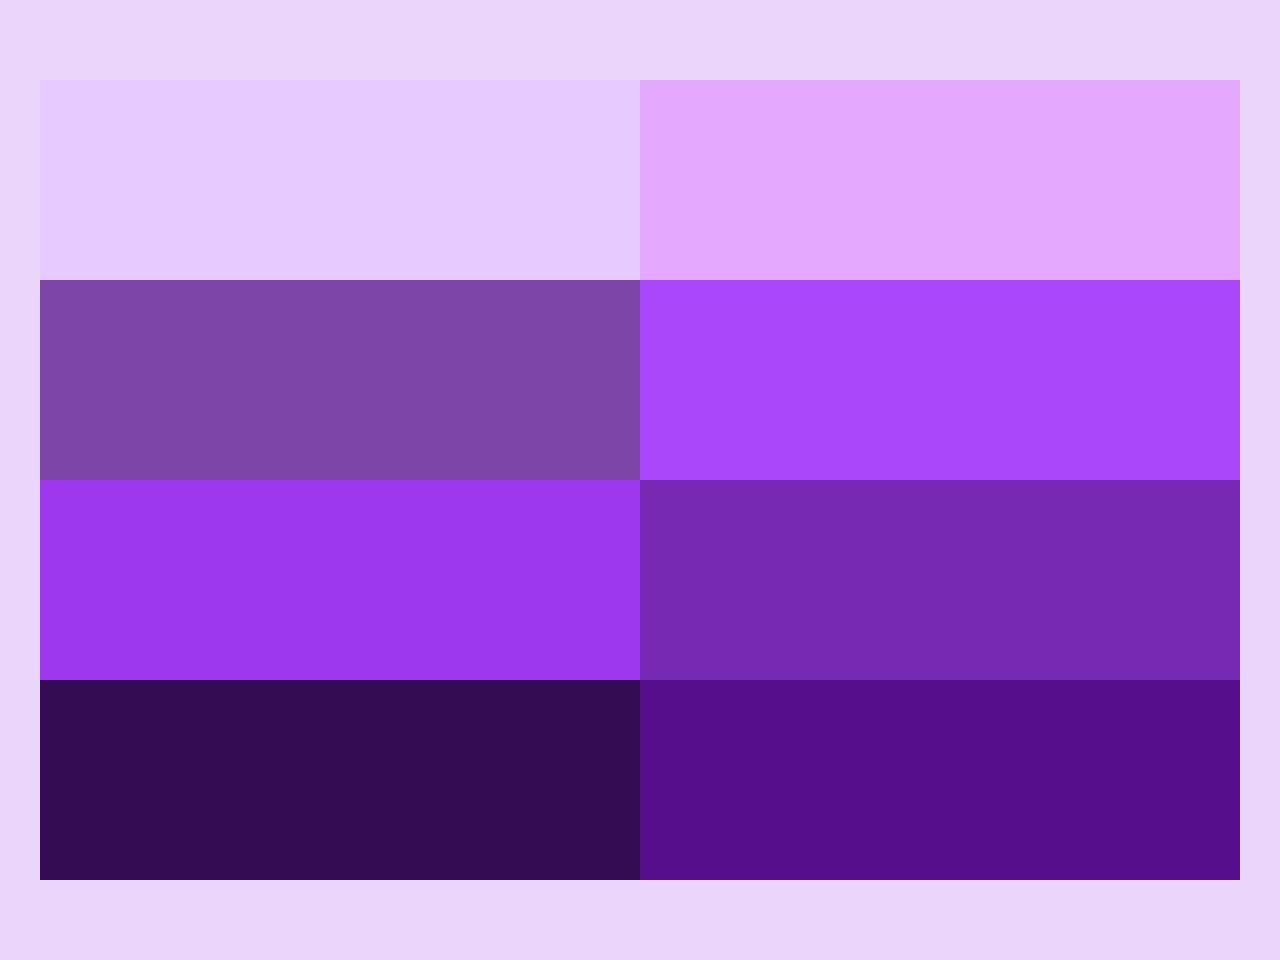
<file: layout1/index.html>
<!DOCTYPE html>
<html lang="en">
  <head>
    <meta charset="UTF-8" />
    <meta name="viewport" content="width=device-width, initial-scale=1.0" />
    <title>layout1</title>
    <link rel="stylesheet" href="style.css" />
  </head>
  <body>
    <section class="container">
      <section class="box_container">
        <div class="box box1"></div>
        <div class="box box2"></div>
      </section>
      <section class="box_container">
        <div class="box box3"></div>
        <div class="box box4"></div>
      </section>
      <section class="box_container">
        <div class="box box5"></div>
        <div class="box box6"></div>
      </section>
      <section class="box_container">
        <div class="box box7"></div>
        <div class="box box8"></div>
      </section>
    </section>
  </body>
</html>
</file>
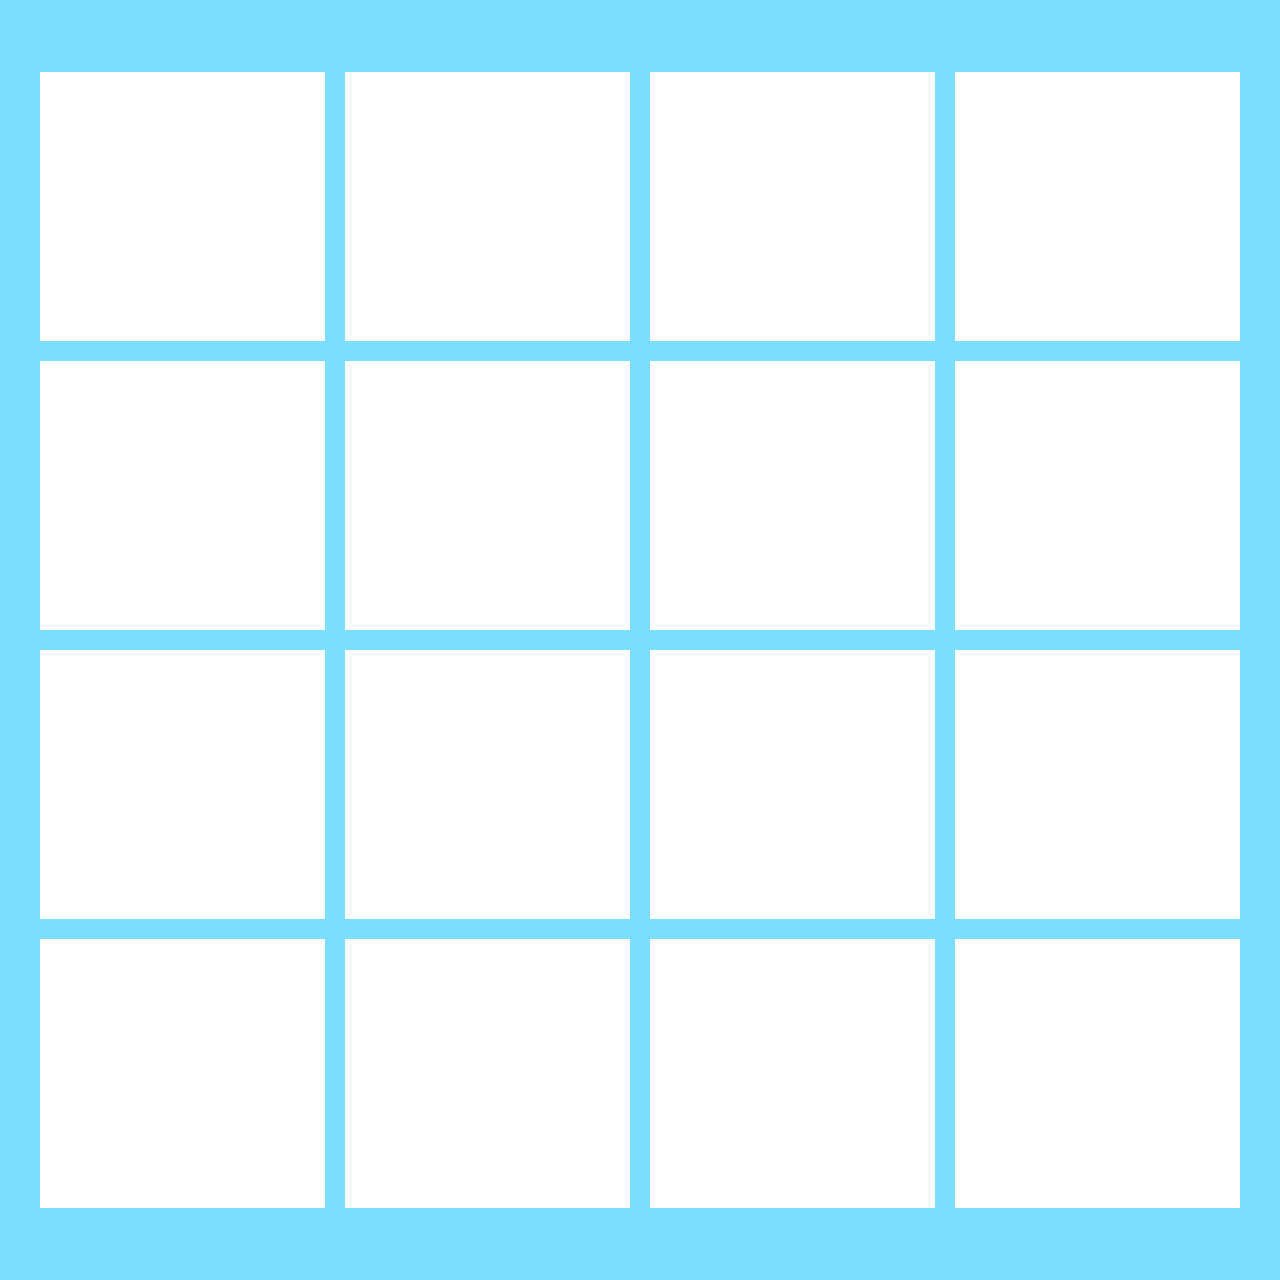
<file: layout2/index.html>
<!DOCTYPE html>
<html lang="en">
  <head>
    <meta charset="UTF-8" />
    <meta name="viewport" content="width=device-width, initial-scale=1.0" />
    <title>layout2</title>
    <link rel="stylesheet" href="style.css" />
  </head>
  <body>
    <section class="container grid">
      <div class="box"></div>
      <div class="box"></div>
      <div class="box"></div>
      <div class="box"></div>
      <div class="box"></div>
      <div class="box"></div>
      <div class="box"></div>
      <div class="box"></div>
      <div class="box"></div>
      <div class="box"></div>
      <div class="box"></div>
      <div class="box"></div>
      <div class="box"></div>
      <div class="box"></div>
      <div class="box"></div>
      <div class="box"></div>
    </section>
  </body>
</html>
</file>
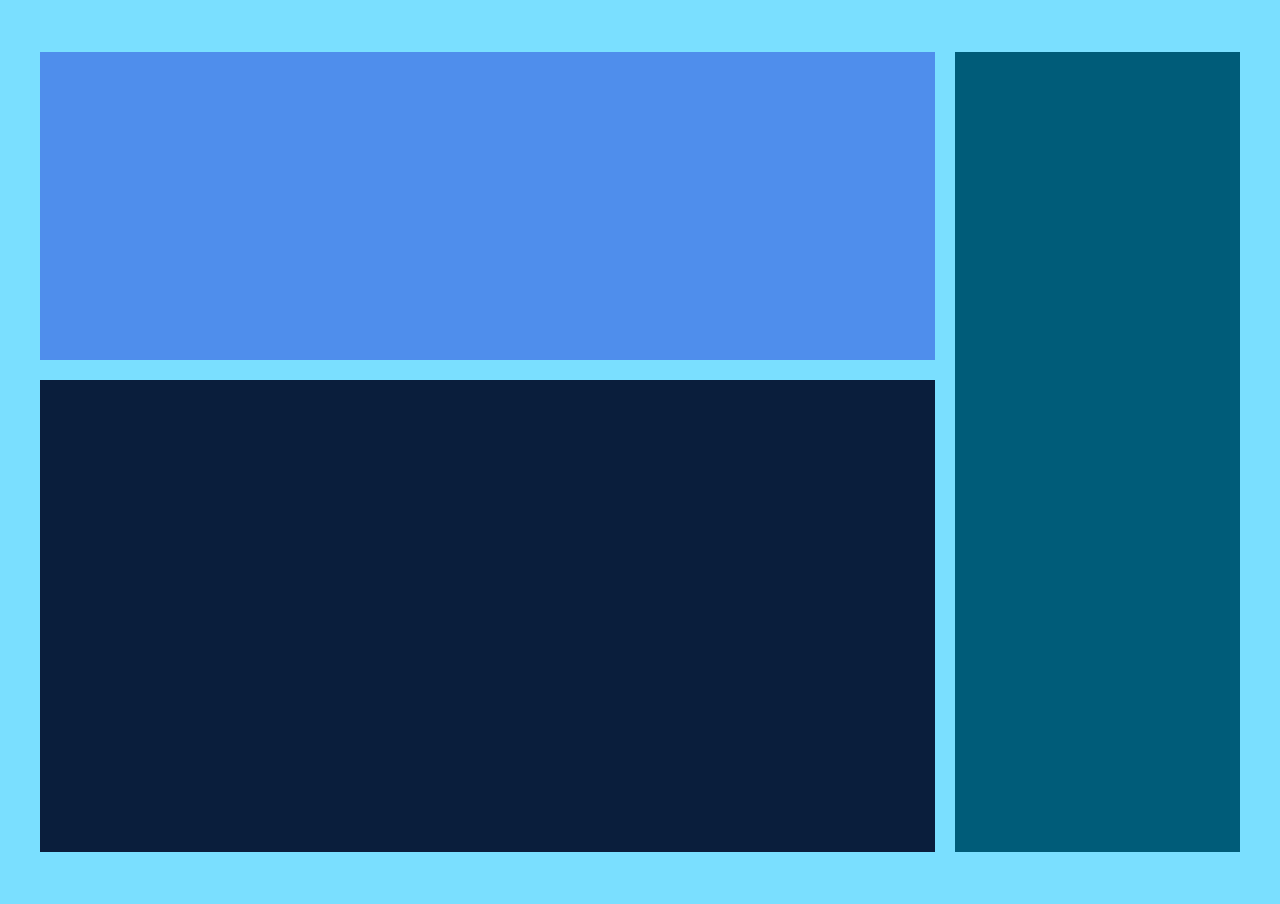
<file: layout3/index.html>
<!DOCTYPE html>
<html lang="en">
  <head>
    <meta charset="UTF-8" />
    <meta name="viewport" content="width=device-width, initial-scale=1.0" />
    <title>layout3</title>
    <link rel="stylesheet" href="style.css" />
  </head>
  <body>
    <section class="container grid">
      <div class="box1"></div>
      <div class="box2"></div>
      <div class="box3"></div>
    </section>
  </body>
</html>
</file>
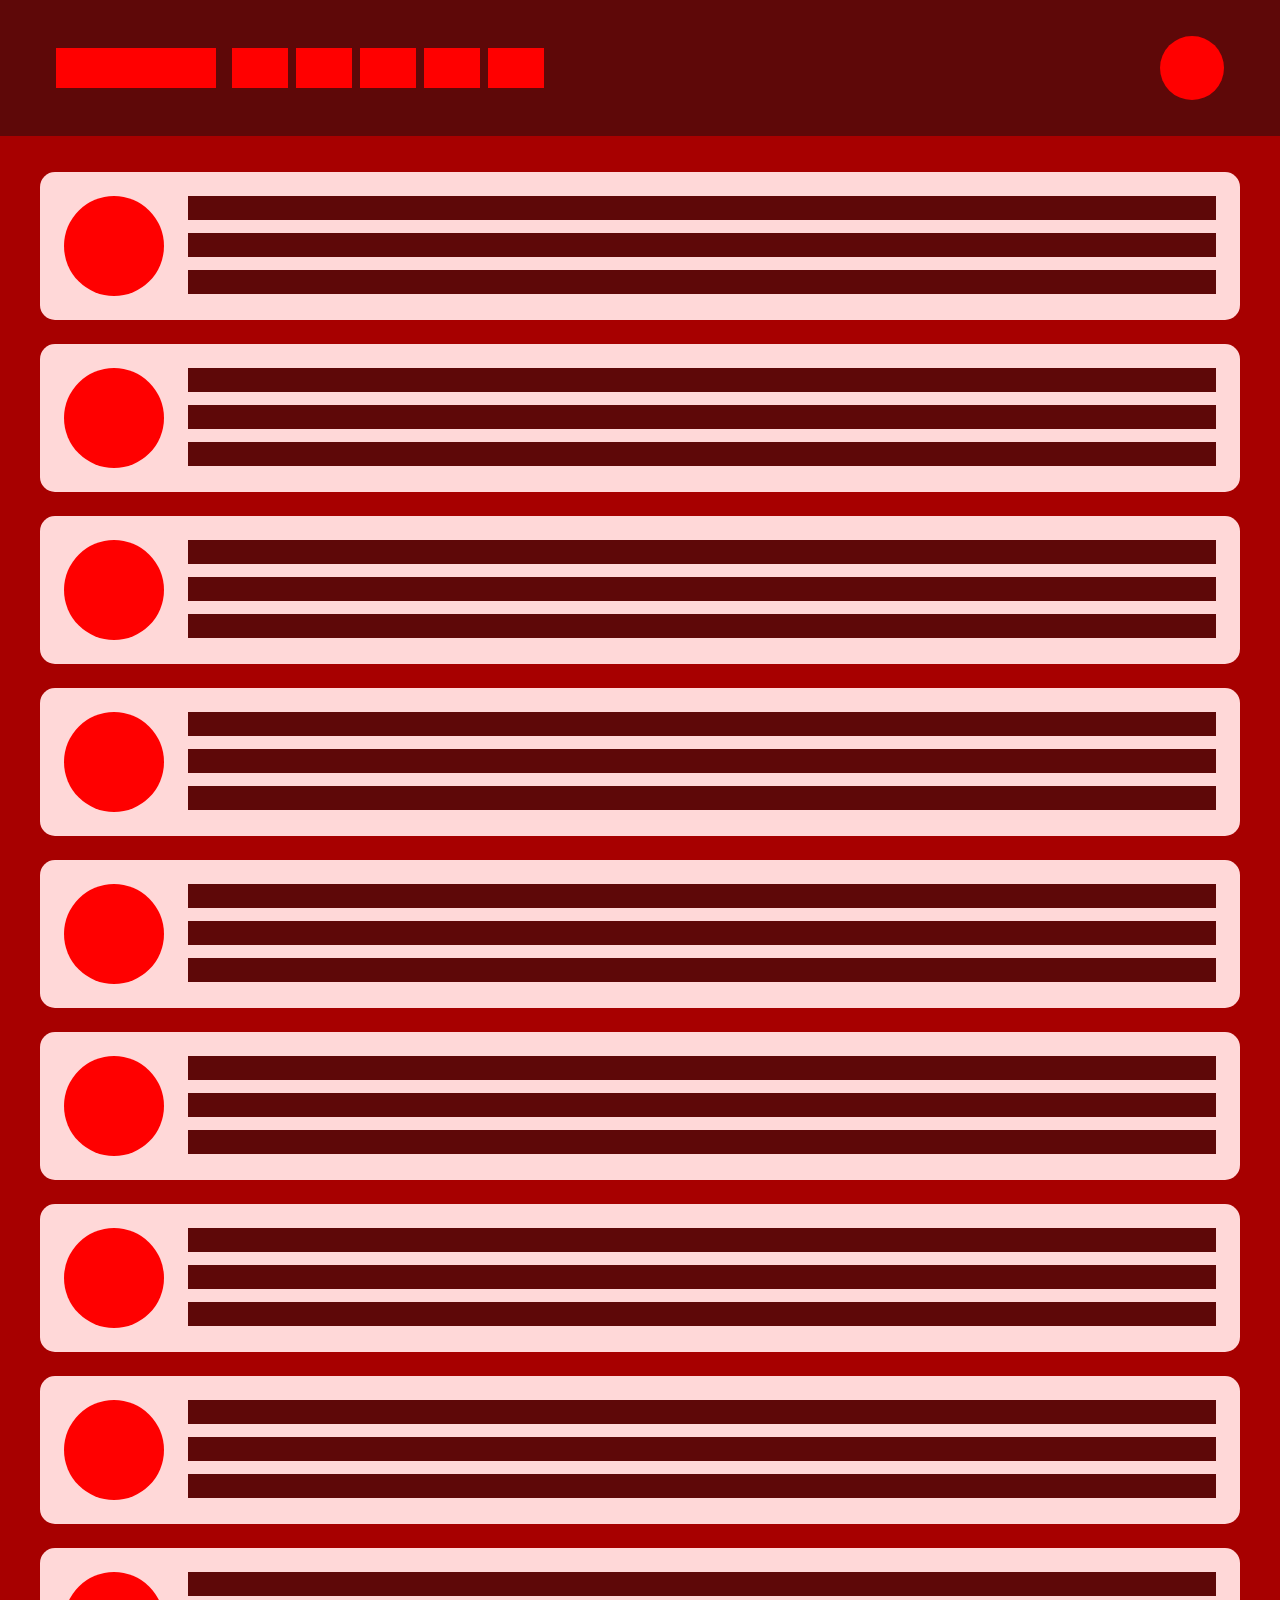
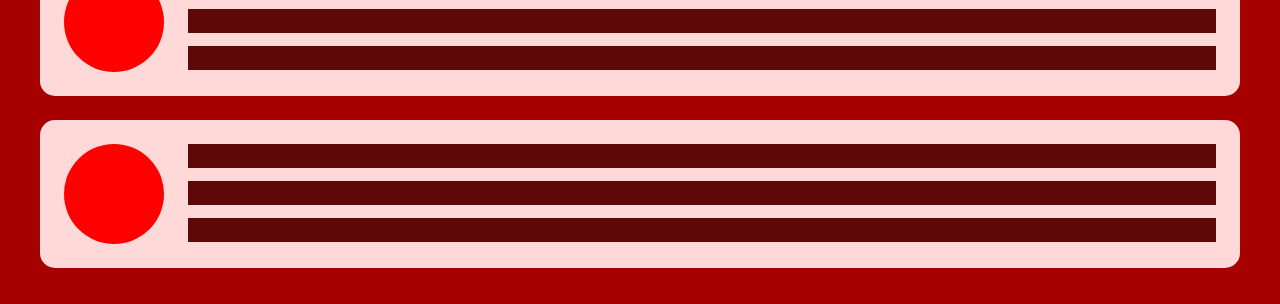
<file: layout4/index.html>
<!DOCTYPE html>
<html lang="en">
  <head>
    <meta charset="UTF-8" />
    <meta name="viewport" content="width=device-width, initial-scale=1.0" />
    <title>layout4</title>
    <link rel="stylesheet" href="style.css" />
  </head>
  <body>
    <nav>
      <section class="container">
        <div class="left_nav">
          <div class="logo"></div>
          <div class="links">
            <div class="link"></div>
            <div class="link"></div>
            <div class="link"></div>
            <div class="link"></div>
            <div class="link"></div>
          </div>
        </div>
        <div class="right_nav"></div>
      </section>
    </nav>

    <main>
      <section class="card">
        <div class="card_container">
          <div class="circle"></div>
          <div class="lines">
            <div class="line"></div>
            <div class="line"></div>
            <div class="line"></div>
          </div>
        </div>
      </section>
      <section class="card">
        <div class="card_container">
          <div class="circle"></div>
          <div class="lines">
            <div class="line"></div>
            <div class="line"></div>
            <div class="line"></div>
          </div>
        </div>
      </section>
      <section class="card">
        <div class="card_container">
          <div class="circle"></div>
          <div class="lines">
            <div class="line"></div>
            <div class="line"></div>
            <div class="line"></div>
          </div>
        </div>
      </section>
      <section class="card">
        <div class="card_container">
          <div class="circle"></div>
          <div class="lines">
            <div class="line"></div>
            <div class="line"></div>
            <div class="line"></div>
          </div>
        </div>
      </section>
      <section class="card">
        <div class="card_container">
          <div class="circle"></div>
          <div class="lines">
            <div class="line"></div>
            <div class="line"></div>
            <div class="line"></div>
          </div>
        </div>
      </section>
      <section class="card">
        <div class="card_container">
          <div class="circle"></div>
          <div class="lines">
            <div class="line"></div>
            <div class="line"></div>
            <div class="line"></div>
          </div>
        </div>
      </section>
      <section class="card">
        <div class="card_container">
          <div class="circle"></div>
          <div class="lines">
            <div class="line"></div>
            <div class="line"></div>
            <div class="line"></div>
          </div>
        </div>
      </section>

      <section class="card">
        <div class="card_container">
          <div class="circle"></div>
          <div class="lines">
            <div class="line"></div>
            <div class="line"></div>
            <div class="line"></div>
          </div>
        </div>
      </section>
      <section class="card">
        <div class="card_container">
          <div class="circle"></div>
          <div class="lines">
            <div class="line"></div>
            <div class="line"></div>
            <div class="line"></div>
          </div>
        </div>
      </section>
      <section class="card">
        <div class="card_container">
          <div class="circle"></div>
          <div class="lines">
            <div class="line"></div>
            <div class="line"></div>
            <div class="line"></div>
          </div>
        </div>
      </section>
    </main>
  </body>
</html>
</file>
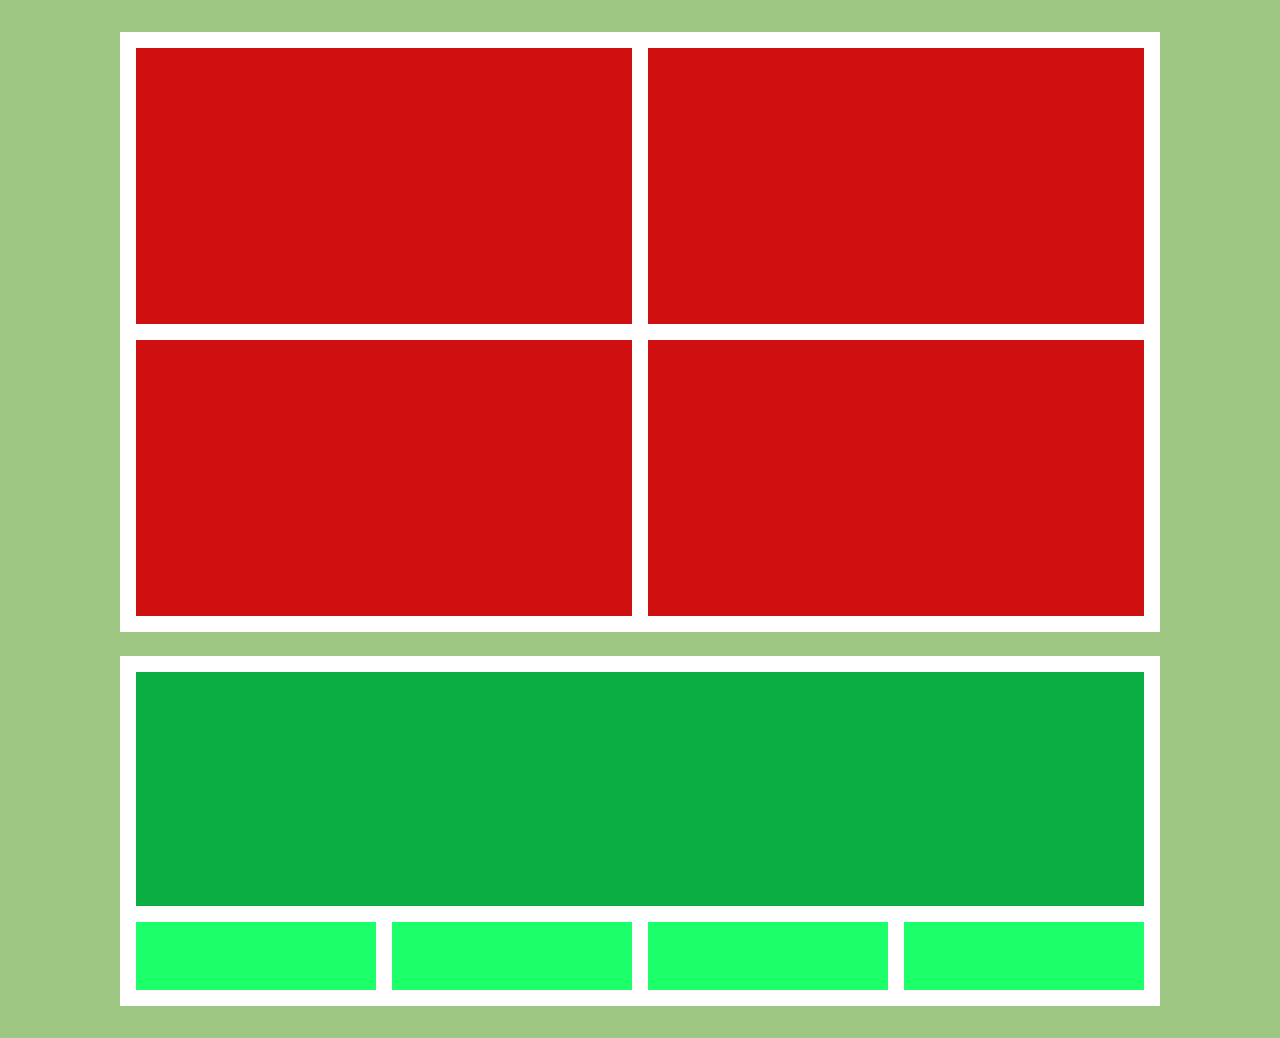
<file: layout5/index.html>
<!DOCTYPE html>
<html lang="en">
  <head>
    <meta charset="UTF-8" />
    <meta name="viewport" content="width=device-width, initial-scale=1.0" />
    <title>layout5</title>
    <link rel="stylesheet" href="style.css" />
  </head>
  <body>
    <section class="outer">
      <section class="top_container container">
        <div class="red_box"></div>
        <div class="red_box"></div>
        <div class="red_box"></div>
        <div class="red_box"></div>
      </section>
      <section class="bottom_container container">
        <div class="dark_green"></div>
        <div class="grid_container">
          <div class="light_green"></div>
          <div class="light_green"></div>
          <div class="light_green"></div>
          <div class="light_green"></div>
        </div>
      </section>
    </section>
  </body>
</html>
</file>
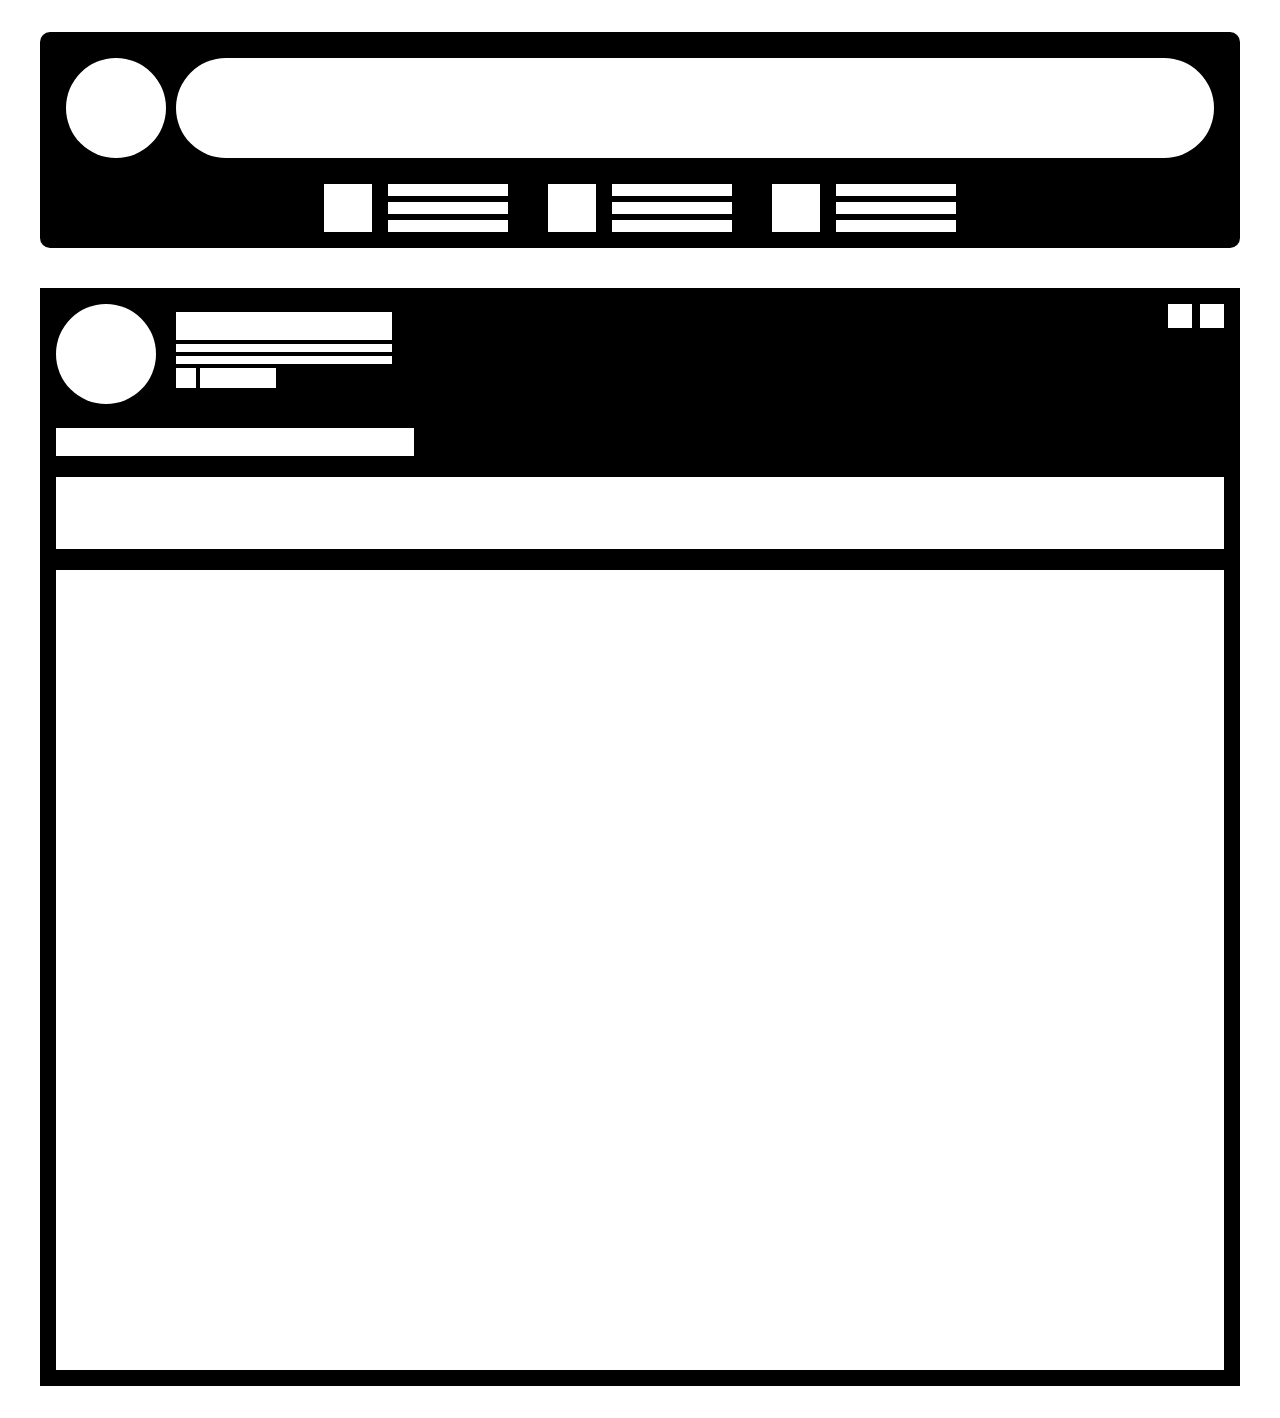
<file: layout6/index.html>
<!DOCTYPE html>
<html lang="en">
  <head>
    <meta charset="UTF-8" />
    <meta name="viewport" content="width=device-width, initial-scale=1.0" />
    <title>layout6</title>
    <link rel="stylesheet" href="./style.css" />
  </head>

  <body>
    <div class="spacing">
      <section class="outer_container">
        <section class="top_container">
          <div class="avta_search_container">
            <div class="avtar"></div>
            <div class="search"></div>
          </div>
          <div class="info_section">
            <div class="info_containers">
              <div class="info_container">
                <div class="square"></div>

                <div class="lines">
                  <div class="line"></div>
                  <div class="line"></div>
                  <div class="line"></div>
                </div>
              </div>
              <div class="info_container">
                <div class="square"></div>

                <div class="lines">
                  <div class="line"></div>
                  <div class="line"></div>
                  <div class="line"></div>
                </div>
              </div>
              <div class="info_container">
                <div class="square"></div>

                <div class="lines">
                  <div class="line"></div>
                  <div class="line"></div>
                  <div class="line"></div>
                </div>
              </div>
            </div>
          </div>
        </section>
        <section class="bottom_container">
          <div class="top_most_container">
            <div class="user_detail_section">
              <div class="user_container">
                <div class="avtar_2"></div>
                <div class="box_container">
                  <div class="big_box"></div>
                  <div class="box"></div>
                  <div class="box"></div>
                  <div class="small_box_container">
                    <div class="small_square"></div>
                    <div class="horizontal_line"></div>
                  </div>
                </div>
              </div>
              <div class="controls_container">
                <div class="control"></div>
                <div class="control"></div>
              </div>
            </div>
          </div>
          <div class="bottom_most_container">
            <div class="box1"></div>
            <div class="box2"></div>
            <div class="box3"></div>
          </div>
        </section>
      </section>
    </div>
  </body>
</html>
</file>
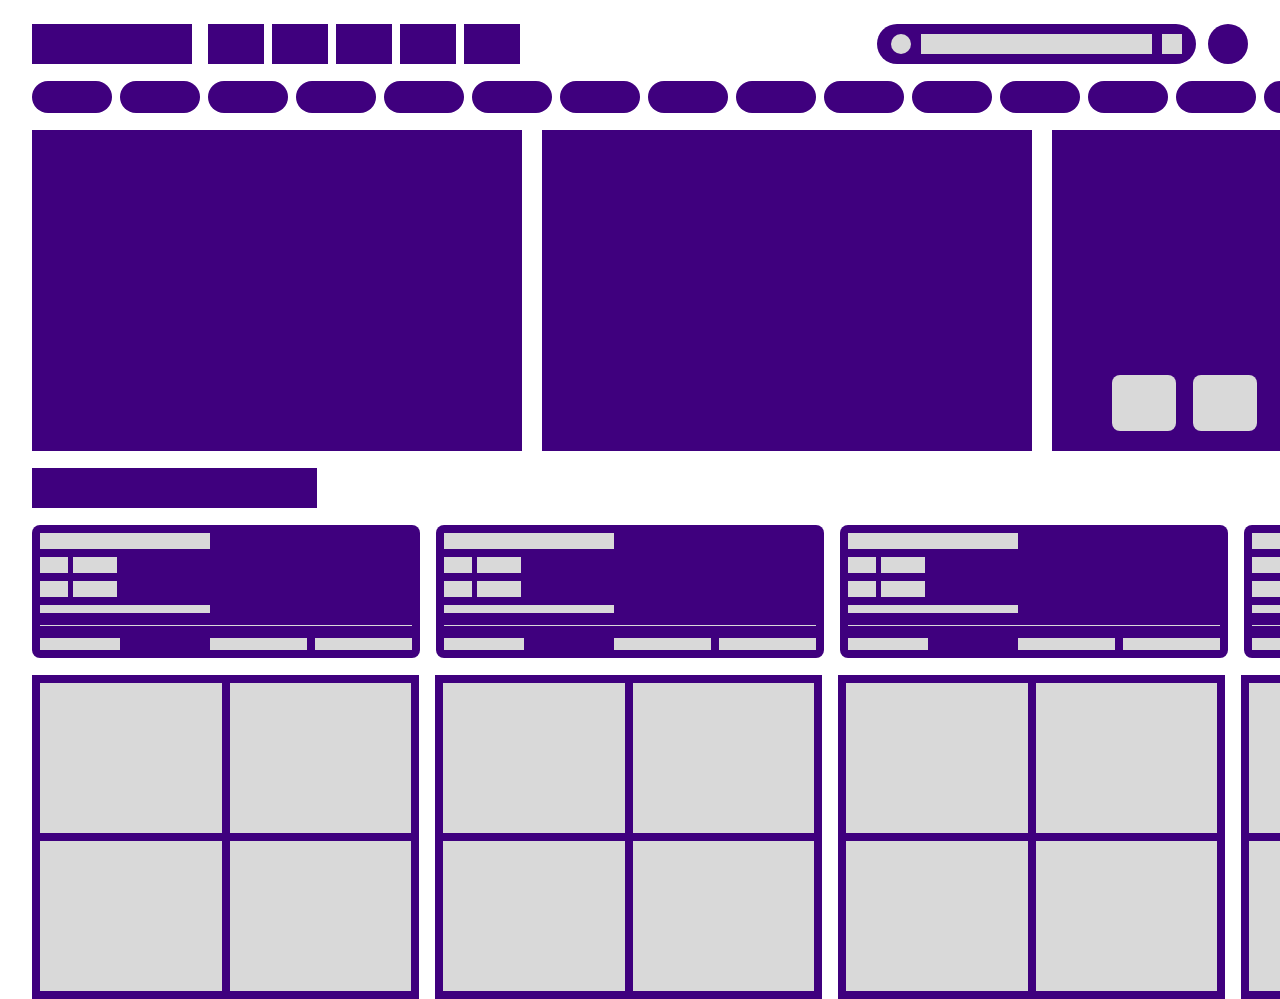
<file: layout7/index.html>
<!DOCTYPE html>
<html lang="en">
  <head>
    <meta charset="UTF-8" />
    <meta name="viewport" content="width=device-width, initial-scale=1.0" />
    <title>layout7</title>
    <link rel="stylesheet" href="style.css" />
  </head>
  <body>
    <div class="container">
      <section class="top_nav">
        <section class="left_nav">
          <div class="big_box"></div>
          <div class="boxes">
            <div class="box"></div>
            <div class="box"></div>
            <div class="box"></div>
            <div class="box"></div>
            <div class="box"></div>
          </div>
        </section>
        <section class="search-user">
          <div class="search">
            <div class="circle"></div>
            <div class="rectangle"></div>
            <div class="square"></div>
          </div>
          <div class="avtar"></div>
        </section>
      </section>

      <div class="tags hide_scrollbar">
        <span></span>
        <span></span>
        <span></span>
        <span></span>
        <span></span>
        <span></span>
        <span></span>
        <span></span>
        <span></span>
        <span></span>
        <span></span>
        <span></span>
        <span></span>
        <span></span>
        <span></span>
        <span></span>
        <span></span>
        <span></span>
        <span></span>
        <span></span>
        <span></span>
        <span></span>
        <span></span>
        <span></span>
        <span></span>
        <span></span>
        <span></span>
        <span></span>
        <span></span>
        <span></span>
        <span></span>
        <span></span>
        <span></span>
        <span></span>
      </div>

      <section class="slider hide_scrollbar">
        <div class="ads hide_scrollbar">
          <div class="ads_box"></div>
          <div class="ads_box"></div>
          <div class="ads_box"></div>
          <div class="ads_box"></div>
          <div class="ads_box"></div>
          <div class="ads_box"></div>
          <div class="ads_box"></div>
          <div class="ads_box"></div>
          <div class="ads_box"></div>
          <div class="ads_box"></div>
        </div>
        <div class="controls">
          <div class="right"></div>
          <div class="left"></div>
        </div>
      </section>

      <section class="bar"></section>

      <div class="card_container hide_scrollbar">
        <div class="card">
          <div class="card_top">
            <div class="box1"></div>
            <div class="box2">
              <div class="small_box"></div>
              <div class="big_box"></div>
            </div>
            <div class="box2">
              <div class="small_box"></div>
              <div class="big_box"></div>
            </div>
            <div class="box3"></div>
          </div>
          <div class="line"></div>
          <div class="card_bottom">
            <div class="rectangle1"></div>
            <div class="div">
              <div class="rectangle2"></div>
              <div class="rectangle3"></div>
            </div>
          </div>
        </div>
        <div class="card">
          <div class="card_top">
            <div class="box1"></div>
            <div class="box2">
              <div class="small_box"></div>
              <div class="big_box"></div>
            </div>
            <div class="box2">
              <div class="small_box"></div>
              <div class="big_box"></div>
            </div>
            <div class="box3"></div>
          </div>
          <div class="line"></div>
          <div class="card_bottom">
            <div class="rectangle1"></div>
            <div class="div">
              <div class="rectangle2"></div>
              <div class="rectangle3"></div>
            </div>
          </div>
        </div>
        <div class="card">
          <div class="card_top">
            <div class="box1"></div>
            <div class="box2">
              <div class="small_box"></div>
              <div class="big_box"></div>
            </div>
            <div class="box2">
              <div class="small_box"></div>
              <div class="big_box"></div>
            </div>
            <div class="box3"></div>
          </div>
          <div class="line"></div>
          <div class="card_bottom">
            <div class="rectangle1"></div>
            <div class="div">
              <div class="rectangle2"></div>
              <div class="rectangle3"></div>
            </div>
          </div>
        </div>
        <div class="card">
          <div class="card_top">
            <div class="box1"></div>
            <div class="box2">
              <div class="small_box"></div>
              <div class="big_box"></div>
            </div>
            <div class="box2">
              <div class="small_box"></div>
              <div class="big_box"></div>
            </div>
            <div class="box3"></div>
          </div>
          <div class="line"></div>
          <div class="card_bottom">
            <div class="rectangle1"></div>
            <div class="div">
              <div class="rectangle2"></div>
              <div class="rectangle3"></div>
            </div>
          </div>
        </div>
        <div class="card">
          <div class="card_top">
            <div class="box1"></div>
            <div class="box2">
              <div class="small_box"></div>
              <div class="big_box"></div>
            </div>
            <div class="box2">
              <div class="small_box"></div>
              <div class="big_box"></div>
            </div>
            <div class="box3"></div>
          </div>
          <div class="line"></div>
          <div class="card_bottom">
            <div class="rectangle1"></div>
            <div class="div">
              <div class="rectangle2"></div>
              <div class="rectangle3"></div>
            </div>
          </div>
        </div>
        <div class="card">
          <div class="card_top">
            <div class="box1"></div>
            <div class="box2">
              <div class="small_box"></div>
              <div class="big_box"></div>
            </div>
            <div class="box2">
              <div class="small_box"></div>
              <div class="big_box"></div>
            </div>
            <div class="box3"></div>
          </div>
          <div class="line"></div>
          <div class="card_bottom">
            <div class="rectangle1"></div>
            <div class="div">
              <div class="rectangle2"></div>
              <div class="rectangle3"></div>
            </div>
          </div>
        </div>
        <div class="card">
          <div class="card_top">
            <div class="box1"></div>
            <div class="box2">
              <div class="small_box"></div>
              <div class="big_box"></div>
            </div>
            <div class="box2">
              <div class="small_box"></div>
              <div class="big_box"></div>
            </div>
            <div class="box3"></div>
          </div>
          <div class="line"></div>
          <div class="card_bottom">
            <div class="rectangle1"></div>
            <div class="div">
              <div class="rectangle2"></div>
              <div class="rectangle3"></div>
            </div>
          </div>
        </div>
        <div class="card">
          <div class="card_top">
            <div class="box1"></div>
            <div class="box2">
              <div class="small_box"></div>
              <div class="big_box"></div>
            </div>
            <div class="box2">
              <div class="small_box"></div>
              <div class="big_box"></div>
            </div>
            <div class="box3"></div>
          </div>
          <div class="line"></div>
          <div class="card_bottom">
            <div class="rectangle1"></div>
            <div class="div">
              <div class="rectangle2"></div>
              <div class="rectangle3"></div>
            </div>
          </div>
        </div>
      </div>

      <sectoion class="grid_section">
        <div class="gird_container">
          <div class="grid-box"></div>
          <div class="grid-box"></div>
          <div class="grid-box"></div>
          <div class="grid-box"></div>
        </div>
        <div class="gird_container">
          <div class="grid-box"></div>
          <div class="grid-box"></div>
          <div class="grid-box"></div>
          <div class="grid-box"></div>
        </div>
        <div class="gird_container">
          <div class="grid-box"></div>
          <div class="grid-box"></div>
          <div class="grid-box"></div>
          <div class="grid-box"></div>
        </div>
        <div class="gird_container">
          <div class="grid-box"></div>
          <div class="grid-box"></div>
          <div class="grid-box"></div>
          <div class="grid-box"></div>
        </div>
        <div class="gird_container">
          <div class="grid-box"></div>
          <div class="grid-box"></div>
          <div class="grid-box"></div>
          <div class="grid-box"></div>
        </div>
        <div class="gird_container">
          <div class="grid-box"></div>
          <div class="grid-box"></div>
          <div class="grid-box"></div>
          <div class="grid-box"></div>
        </div>
        <div class="gird_container">
          <div class="grid-box"></div>
          <div class="grid-box"></div>
          <div class="grid-box"></div>
          <div class="grid-box"></div>
        </div>
        <div class="gird_container">
          <div class="grid-box"></div>
          <div class="grid-box"></div>
          <div class="grid-box"></div>
          <div class="grid-box"></div>
        </div>
        <div class="gird_container">
          <div class="grid-box"></div>
          <div class="grid-box"></div>
          <div class="grid-box"></div>
          <div class="grid-box"></div>
        </div>
        <div class="gird_container">
          <div class="grid-box"></div>
          <div class="grid-box"></div>
          <div class="grid-box"></div>
          <div class="grid-box"></div>
        </div>
      </sectoion>
    </div>
  </body>
</html>
</file>
<file: layout1/style.css>
* {
  padding: 0px;
  margin: 0px;
  box-sizing: border-box;
}

body {
  background-color: #ebd6fb;
}

.container {
  max-width: 1200px;
  height: 800px;
  background-color: black;
}

.box {
  height: 200px;
  width: 100%;
}

.box_container {
  display: flex;
}

.box1 {
  background-color: #e7caff;
}

.box2 {
  background-color: #e3a7ff;
}
.box3 {
  background-color: #7e45a8;
}
.box4 {
  background-color: #ab47fb;
}
.box5 {
  background-color: #9e38ef;
}
.box6 {
  background-color: #7629b2;
}
.box7 {
  background-color: #340c53;
}
.box8 {
  background-color: #560e8d;
}

@media screen and (width > 1200px) {
  .container {
    margin: 80px auto;
  }
}

@media screen and ((width < 1200px) and (width > 450px)) {
  .container {
    margin: 40px 24px;
  }
}

@media screen and (width < 450px) {
  .container {
    margin: 24px 16px;
  }
}

/* 

GOOD PRACTICE

@media screen and (min-width: 1201px) {
  .container {
    margin: 80px auto;
  }
}

@media screen and (min-width: 451px) and (max-width: 1200px) {
  .container {
    margin: 40px 24px;
  }
}

@media screen and (max-width: 450px) {
  .container {
    margin: 24px 16px;
  }
} 
  


*/
</file>
<file: layout2/style.css>
* {
  padding: 0px;
  margin: 0px;
  box-sizing: border-box;
}

body {
  background-color: #7adfff;
}

.container {
  max-width: 1200px;
  min-height: 800px;
  margin: 72px auto;
}

.grid {
  display: grid;
  grid-template-columns: 1fr 1fr 1fr 1fr;

  gap: 20px;
}

.box {
  width: 100%;
  height: 269px;
  background-color: white;
}

@media screen and (width > 1200px) {
  .grid {
    grid-template-columns: 1fr 1fr 1fr 1fr;

    gap: 20px;
  }
}

@media screen and ((width < 1200px) and (width > 450px)) {
  .grid {
    grid-template-columns: 1fr 1fr;

    gap: 16px;
  }
  .container {
    margin: 16px 60px;
  }
}

@media screen and (width < 450px) {
  .grid {
    grid-template-columns: 1fr;

    gap: 16px;
  }

  .container {
    margin: 32px 16px;
  }
}
</file>
<file: layout3/style.css>
* {
  padding: 0px;
  margin: 0px;
  box-sizing: border-box;
}

body {
  background-color: #7adfff;
}

.container {
  max-width: 1200px;
  min-height: 800px;
  margin: 52px auto;
}

.grid {
  display: grid;
  gap: 20px;
  grid-template-areas:
    "box1 box1 box1 box3"
    "box1 box1 box1 box3"
    "box2 box2 box2 box3"
    "box2 box2 box2 box3"
    "box2 box2 box2 box3";
}

.box1 {
  background-color: #4f8eec;
  grid-area: box1;
}

.box2 {
  background-color: #0a1e3c;
  grid-area: box2;
}

.box3 {
  background-color: #005c79;
  grid-area: box3;
}

@media screen and (width > 1200px) {
}

@media screen and ((width < 1200px) and (width > 450px)) {
  .container {
    margin: 56px 60px;
  }
  .grid {
    gap: 16px;
    grid-template-areas:
      "box1 box1 box3"
      "box1 box1 box3"
      "box2 box2 box3"
      "box2 box2 box3"
      "box2 box2 box3"
      "box2 box2 box3";
  }
}
@media screen and (width < 450px) {
  .grid {
    gap: 16px;
    grid-template-areas:
      "box1 box1"
      "box1 box1"
      "box2 box2"
      "box2 box2"
      "box2 box2"
      "box2 box2"
      "box3 box3"
      "box3 box3"
      "box3 box3";
  }
  .container {
    margin: 24px;
  }
}
</file>
<file: layout4/style.css>
:root {
  --body: #a70000;
  --nav: #5e0808;
  --items: #ff0000;
}

* {
  padding: 0px;
  margin: 0px;
  box-sizing: border-box;
}

body {
  background-color: var(--body);
}

/* Nav Part Styling */

nav {
  background-color: var(--nav);
  min-height: 93px;
  display: flex;
  align-items: center;
  justify-content: center;
}

.container {
  max-width: 1200px;
  min-height: 64px;
  /* min-height: 93px; */
  width: 100%;
  display: flex;
  align-items: center;
  justify-content: space-between;
  padding: 36px 16px;
}

.left_nav {
  /* height: 40px; */
  height: 40px;
  width: 488px;
  display: flex;
  flex-direction: row;
  gap: 16px;
}

.logo {
  max-width: 160px;
  width: 100%;
  height: 100%;
  background-color: var(--items);
}

.links {
  display: flex;
  height: 40px;
  width: 100%;
  gap: 8px;
}

.link {
  flex: 1;
  background-color: var(--items);
}

.right_nav {
  height: 64px;
  width: 64px;
  border-radius: 100%;
  background-color: var(--items);
}

/* Main Styling */

main {
  margin: 36px auto;
  display: flex;
  flex-direction: column;
  align-items: center;
  justify-content: center;
  gap: 24px;
}

.card {
  height: 148px;
  max-width: 1200px;
  width: 100%;
  background-color: #ffd8d8;

  border-radius: 15px;
  display: flex;
  align-items: center;
  justify-content: center;
}

.card_container {
  padding: 24px;
  display: flex;
  width: 100%;
  max-width: 1200px;
  gap: 24px;
}

.circle {
  height: 100px;
  width: 100px;
  flex-shrink: 0;
  border-radius: 100%;
  background-color: var(--items);
}

.lines {
  display: flex;
  flex-direction: column;
  gap: 13px;
  flex: 1;
}

.line {
  height: 24px;
  background-color: #5e0808;
}

@media screen and (width > 1200px) {
}

@media screen and ((width < 1200px) and (width > 450px)) {
  main {
    margin: 33px 60px;
  }
}
@media screen and (width < 600px) {
  /* Nav Part Styling */
  .left_nav {
    height: 40px;
    width: 266px;
  }

  .logo {
    max-width: 69px;
    background-color: var(--items);
  }

  .right_nav {
    height: 48px;
    width: 48px;
  }

  /* Main Styling */

  main {
    margin: 46px 29px;
  }
}
</file>
<file: layout5/style.css>
:root {
  --body: #9dc783;
  --container: #fff;
  --red: #d01010;
  --dark_green: #0aae42;
  --light_green: #1bff69;
}

* {
  padding: 0;
  margin: 0;
  box-sizing: border-box;
}
body {
  background-color: var(--body);
}

.outer {
  margin-top: 32px;
  margin: 32px 120px;
}

.container {
  max-width: 1200px;
  margin: 0 auto;
}

.top_container {
  min-height: 600px;
  background-color: var(--container);
  width: 100%;
  display: grid;
  grid-template-columns: 1fr 1fr;
  gap: 16px;
  padding: 16px;
}

.red_box {
  height: 100%;
  width: 100%;
  background-color: var(--red);
}

.bottom_container {
  min-height: 350px;
  width: 100%;
  background-color: var(--container);
  margin-top: 24px;
  padding: 16px;
  display: flex;
  flex-direction: column;
  gap: 16px;
}

.dark_green {
  height: 100%;
  width: 100%;
  flex-grow: 1;
  background-color: var(--dark_green);
}

.grid_container {
  display: grid;
  grid-template-columns: 1fr 1fr 1fr 1fr;
  gap: 16px;
  height: 68px;
}

.light_green {
  height: 100%;
  width: 100%;
  background-color: var(--light_green);
}

@media screen and (width > 1200px) {
  .outer {
    margin: 32px 120px;
  }
}

@media screen and ((width < 1200px) and (width > 450px)) {
  .outer {
    margin: 21px 62px;
  }
  .bottom_container {
    min-height: 469px;
  }
  .grid_container {
    grid-template-columns: 1fr 1fr;
    height: 68px;
  }
}

@media screen and (width < 600px) {
  .outer {
    margin: 16px;
  }

  .top_container {
    min-height: 1164px;
    grid-template-columns: 1fr;
    padding: 12px;
    gap: 12px;
  }

  .bottom_container {
    min-height: 564px;
    margin-top: 16px;
  }

  .grid_container {
    grid-template-columns: 1fr;
    gap: 16px;
    height: 204px;
  }
}
</file>
<file: layout6/style.css>
:root {
  --primary: #fff;
  --secondary: #000;
}
* {
  padding: 0;
  margin: 0;
  box-sizing: border-box;
}

body {
  background-color: var(--primary);
}

.spacing {
  padding: 0 16px;
  margin-bottom: 32px;
}

.outer_container {
  background-color: var(--primary);
  max-width: 1200px;
  margin: 32px auto;
  display: flex;
  flex-direction: column;
  gap: 40px;
}

.top_container {
  background-color: var(--secondary);
  width: 100%;
  min-height: 216px;
  border-radius: 10px;
  padding: 16px;
  display: flex;
  flex-direction: column;
  gap: 16px;
}

.avta_search_container {
  display: flex;
  gap: 10px;
  height: 120px;
  padding: 10px;
}

.avta_search_container .avtar {
  height: 100px;
  width: 100px;
  background-color: var(--primary);
  border-radius: 100%;
  flex-shrink: 0;
}

.avta_search_container .search {
  background-color: var(--primary);
  width: 100%;
  height: 100%;
  border-radius: 64px;
}

.info_containers {
  display: flex;
  gap: 40px;
  justify-content: center;
}

.info_container {
  width: 184px;
  display: flex;
  gap: 16px;
}

.square {
  min-width: 48px;
  min-height: 48px;
  background-color: #ffffff;
}
.lines {
  display: flex;
  flex-direction: column;
  gap: 6px;
  width: 100%;
}
.line {
  flex: 1;
  min-height: 12px;
  /* width: 100%;
  max-width: 120px; */
  background-color: var(--primary);
}

/* Bottom Part */

.bottom_container {
  width: 100%;
  background-color: var(--secondary);
  min-height: 1098px;
  padding: 16px;
  display: flex;
  flex-direction: column;
  gap: 24px;
}

/* Bottom_Top_Most_Part */

.top_most_container {
  height: 100px;
  width: 100%;
}

.user_detail_section {
  height: 100%;
  display: flex;
  justify-content: space-between;
}

.user_container {
  max-width: 344px;
  width: 100%;
  height: 100%;
  display: flex;
  gap: 12px;
}

.avtar_2 {
  height: 100px;
  width: 100px;
  border-radius: 100%;
  background-color: var(--primary);
  flex-shrink: 0;
}

.box_container {
  height: 100%;
  max-width: 232px;
  width: 100%;
  padding: 8px;
  display: flex;
  flex-direction: column;
  gap: 4px;
}

.big_box {
  width: 100%;
  min-height: 28px;
  background-color: var(--primary);
}

.box {
  width: 100%;
  min-height: 8px;
  background-color: var(--primary);
}

.small_box_container {
  display: flex;
  max-width: 100px;
  min-height: 20px;

  gap: 4px;
}

.small_square {
  background-color: var(--primary);
  height: 100%;
  aspect-ratio: 1;
}

.horizontal_line {
  flex: 1;
  background-color: var(--primary);
}

.controls_container {
  display: flex;
  gap: 8px;
}

.control {
  background-color: var(--primary);
  width: 24px;
  height: 24px;
}

/* Bottom Bottom_Most Part */

.bottom_most_container {
  flex: 1;
  display: flex;
  flex-direction: column;
  gap: 21px;
}

.box1 {
  background-color: var(--primary);
  min-height: 28px;
  max-width: 358px;
}

.box2 {
  width: 100%;
  background-color: var(--primary);
  height: 72px;
}

.box3 {
  flex: 1;
  background-color: var(--primary);
}

@media screen and ((width <1200px ) and (width >450px )) {
  .avta_search_container .avtar {
    height: 80px;
    width: 80px;
  }
  .avta_search_container .search {
    height: 80px;
  }
  .avtar_2 {
    height: 80px;
    width: 80px;
  }
}

@media screen and ((width < 450px )) {
  .avta_search_container .avtar {
    height: 62px;
    width: 62px;
  }
  .avta_search_container .search {
    height: 64px;
  }
  .avtar_2 {
    height: 62px;
    width: 62px;
  }
  /* 
  .info_section {
    width: 100%;
  }

  .info_containers {
    display: flex;
    gap: 40px;
    flex-direction: column;
  }

  .info_container {
    width: 100%;
    flex-shrink: 0;
    display: flex;
    gap: 16px;
  }
  .lines {
    display: flex;
    flex-direction: column;
    gap: 6px;
    width: 100%;
  } */

  .info_containers {
    display: flex;
    gap: 40px;
    flex-direction: column;
  }
  .line {
    flex: 1;
  }
}
</file>
<file: layout7/style.css>
:root {
  --primary: #3f007e;
  --secondary: #d9d9d9;
}

* {
  padding: 0;
  margin: 0;
  box-sizing: border-box;
}
.hide_scrollbar::-webkit-scrollbar {
  display: none; /* Safari and Chrome */
}

/* For Firefox */
.hide_scrollbar {
  scrollbar-width: none; /* Firefox */
}

/* General hide_scrollbar styles */
.hide_scrollbar {
  overflow: auto;
  -ms-overflow-style: none; /* IE and Edge */
}
.container {
  padding-top: 24px;
  padding-left: 32px;
  width: 100%;
  display: flex;
  flex-direction: column;
  gap: 17px;
}

.top_nav {
  padding-right: 32px;
  display: flex;
  justify-content: space-between;

  .left_nav {
    width: 488px;

    height: 40px;
    display: flex;
    gap: 16px;

    .big_box {
      background-color: var(--primary);
      width: 160px;
    }

    .boxes {
      display: flex;
      gap: 8px;
      width: 312px;
      .box {
        flex: 1;
        background-color: var(--primary);
      }
    }
  }

  .search-user {
    width: 371px;

    display: flex;
    gap: 12px;
  }

  .search {
    background-color: var(--primary);
    flex: 1;
    display: flex;
    gap: 10px;
    align-items: center;
    border-radius: 28px;
    padding: 10px 14px;
    max-width: 319px;
    width: 100%;

    .circle,
    .rectangle,
    .square {
      background-color: var(--secondary);
    }

    .circle {
      height: 20px;
      width: 20px;
      border-radius: 100%;
    }
    .rectangle {
      flex: 1;
      height: 20px;
    }
    .square {
      width: 20px;
      aspect-ratio: 1;
    }
  }

  .avtar {
    height: 40px;
    width: 40px;
    border-radius: 100%;
    background-color: var(--primary);
    flex-shrink: 1;
  }
}

.tags {
  height: 32px;
  gap: 8px;
  display: flex;
  flex-wrap: nowrap;
  overflow-x: auto;
  min-width: 100%;

  span {
    border-radius: 21px;
    min-width: 80px;
    background-color: var(--primary);
  }
}

.ads {
  height: 321px;
  display: flex;
  gap: 20px;
  flex-wrap: nowrap;
  overflow-x: auto;

  .ads_box {
    max-width: 490px;
    width: 100%;

    background-color: var(--primary);
    flex-shrink: 0;
  }
}

.slider {
  position: relative;
}

.controls {
  position: absolute;
  bottom: 20px;
  right: 20px;
  max-width: 148px;
  width: 100%;

  display: flex;
  gap: 17px;

  .right,
  .left {
    width: 64px;
    height: 56px;
    background-color: var(--secondary);
    border-radius: 8px;
  }
}

.bar {
  max-width: 285px;
  height: 40px;
  background-color: var(--primary);
}

.card_container {
  display: flex;
  flex-wrap: nowrap;
  overflow-x: auto;
  gap: 16px;
}

.card {
  max-width: 388px;
  width: 100%;
  background-color: var(--primary);
  display: flex;
  flex-direction: column;
  gap: 12px;
  padding: 8px;
  border-radius: 8px;

  .card_top {
    width: 170px;
    display: flex;
    flex-direction: column;
    gap: 8px;
    .box1 {
      width: 100%;
      height: 16px;
      background-color: var(--secondary);
    }

    .box2 {
      width: 77px;
      height: 16px;
      display: flex;
      gap: 5px;
      .small_box {
        width: 28px;
        background-color: var(--secondary);
      }
      .big_box {
        flex: 1;
        background-color: var(--secondary);
      }
    }

    .box3 {
      width: 100%;
      height: 8px;
      background-color: var(--secondary);
    }
  }

  .line {
    width: 100%;
    height: 1px;
    background-color: var(--secondary);
  }

  .card_bottom {
    width: 100%;
    height: 12px;

    display: flex;
    gap: 90px;
    .rectangle1 {
      height: 100%;
      max-width: 80px;
      width: 100%;
      background-color: var(--secondary);
    }
    .div {
      width: 372px;
      display: flex;
      gap: 8px;

      .rectangle2 {
        flex: 1;
        background-color: var(--secondary);
      }
      .rectangle3 {
        flex: 1;
        background-color: var(--secondary);
      }
    }
  }
}

.grid_section {
  display: flex;
  gap: 16px;
  overflow-x: auto;

  .gird_container {
    height: 324px;
    min-width: 387px;
    width: 100%;
    background-color: var(--primary);
    display: grid;
    grid-template-columns: 1fr 1fr;
    padding: 8px;
    gap: 8px;

    .grid-box {
      width: 100%;
      height: 100%;
      background-color: var(--secondary);
    }
  }
}

.footer {
  margin-top: 200px;
  height: 100px;
  width: 100%;
}

@media screen and (width < 1200px) {
  .top_nav {
    padding-right: 32px;
    flex-direction: column-reverse;
    gap: 16px;
    width: 100%;

    .left_nav {
      width: 100%;
      justify-content: space-between;
    }

    .search-user {
      width: 100%;

      display: flex;
      justify-content: space-between;
    }
  }

  .container {
    padding-top: 8px;
    padding-left: 12px;
    gap: 12px;
  }
}
</file>
